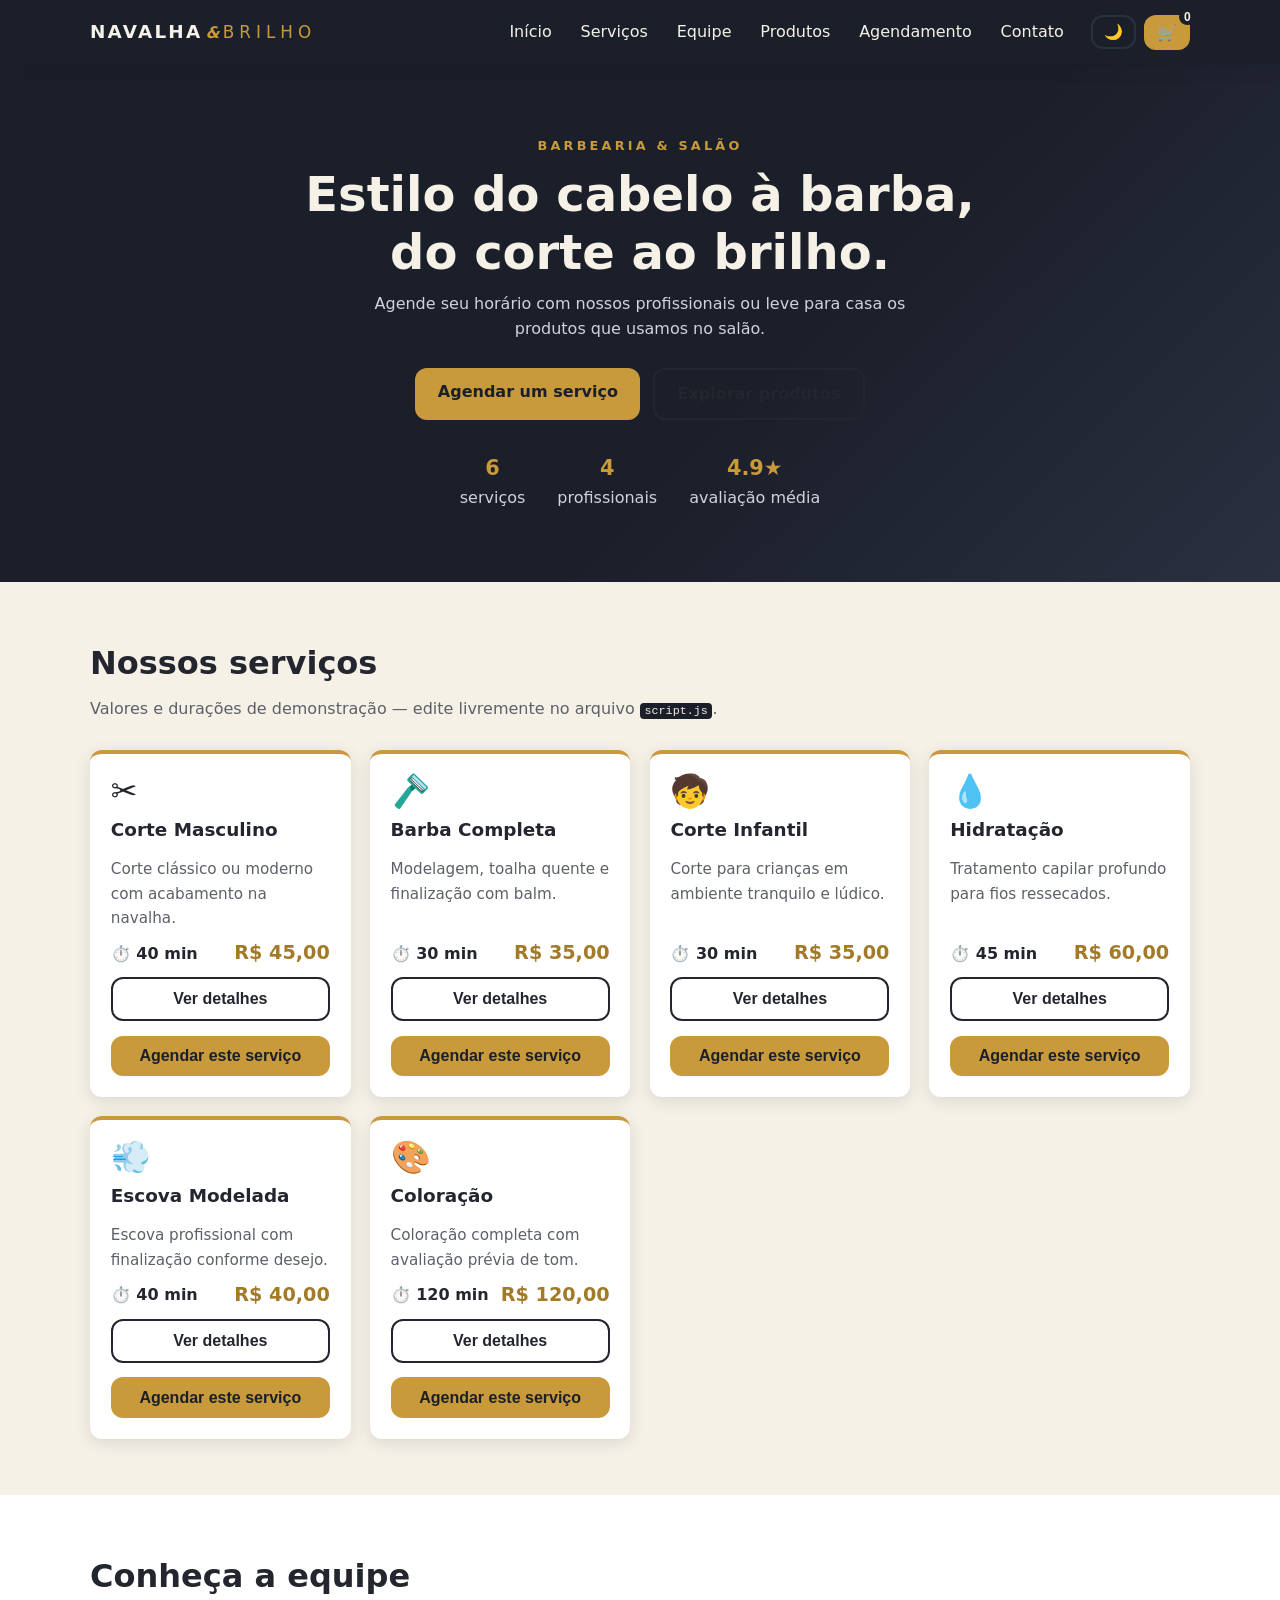
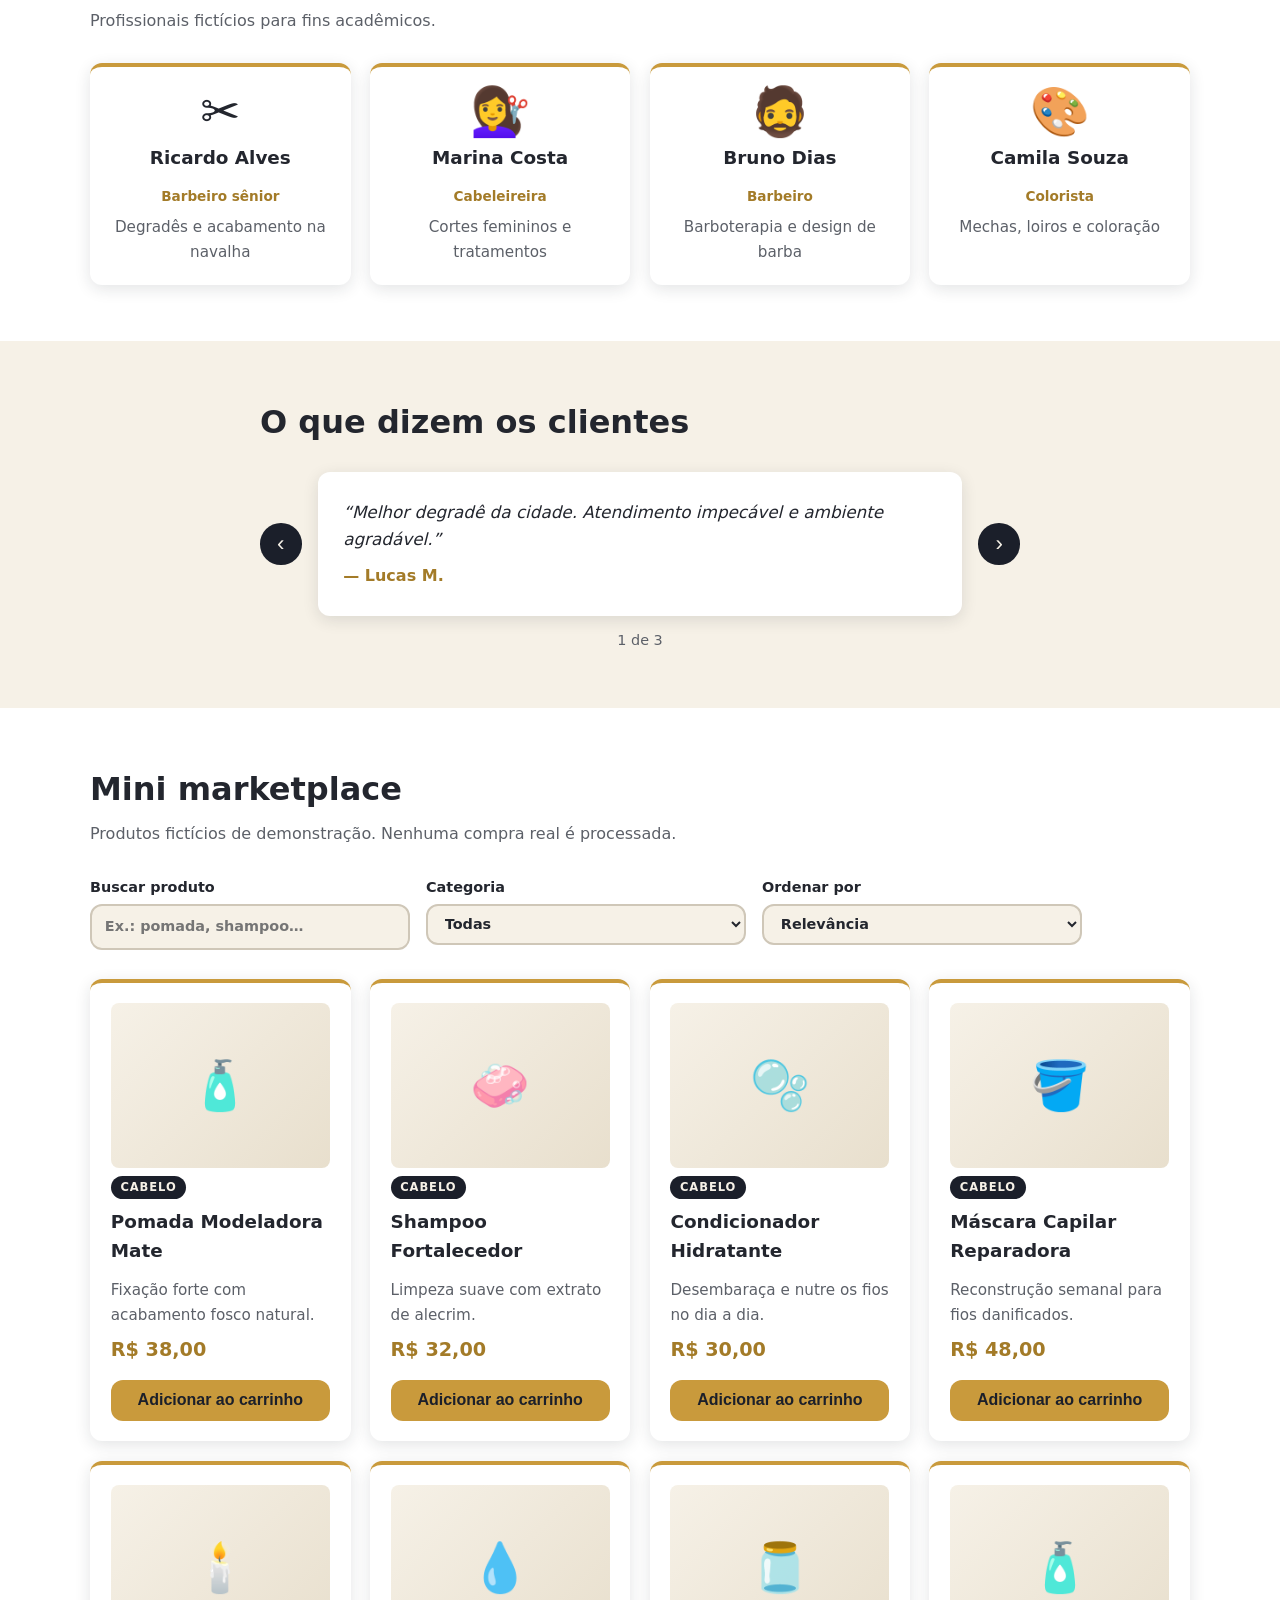
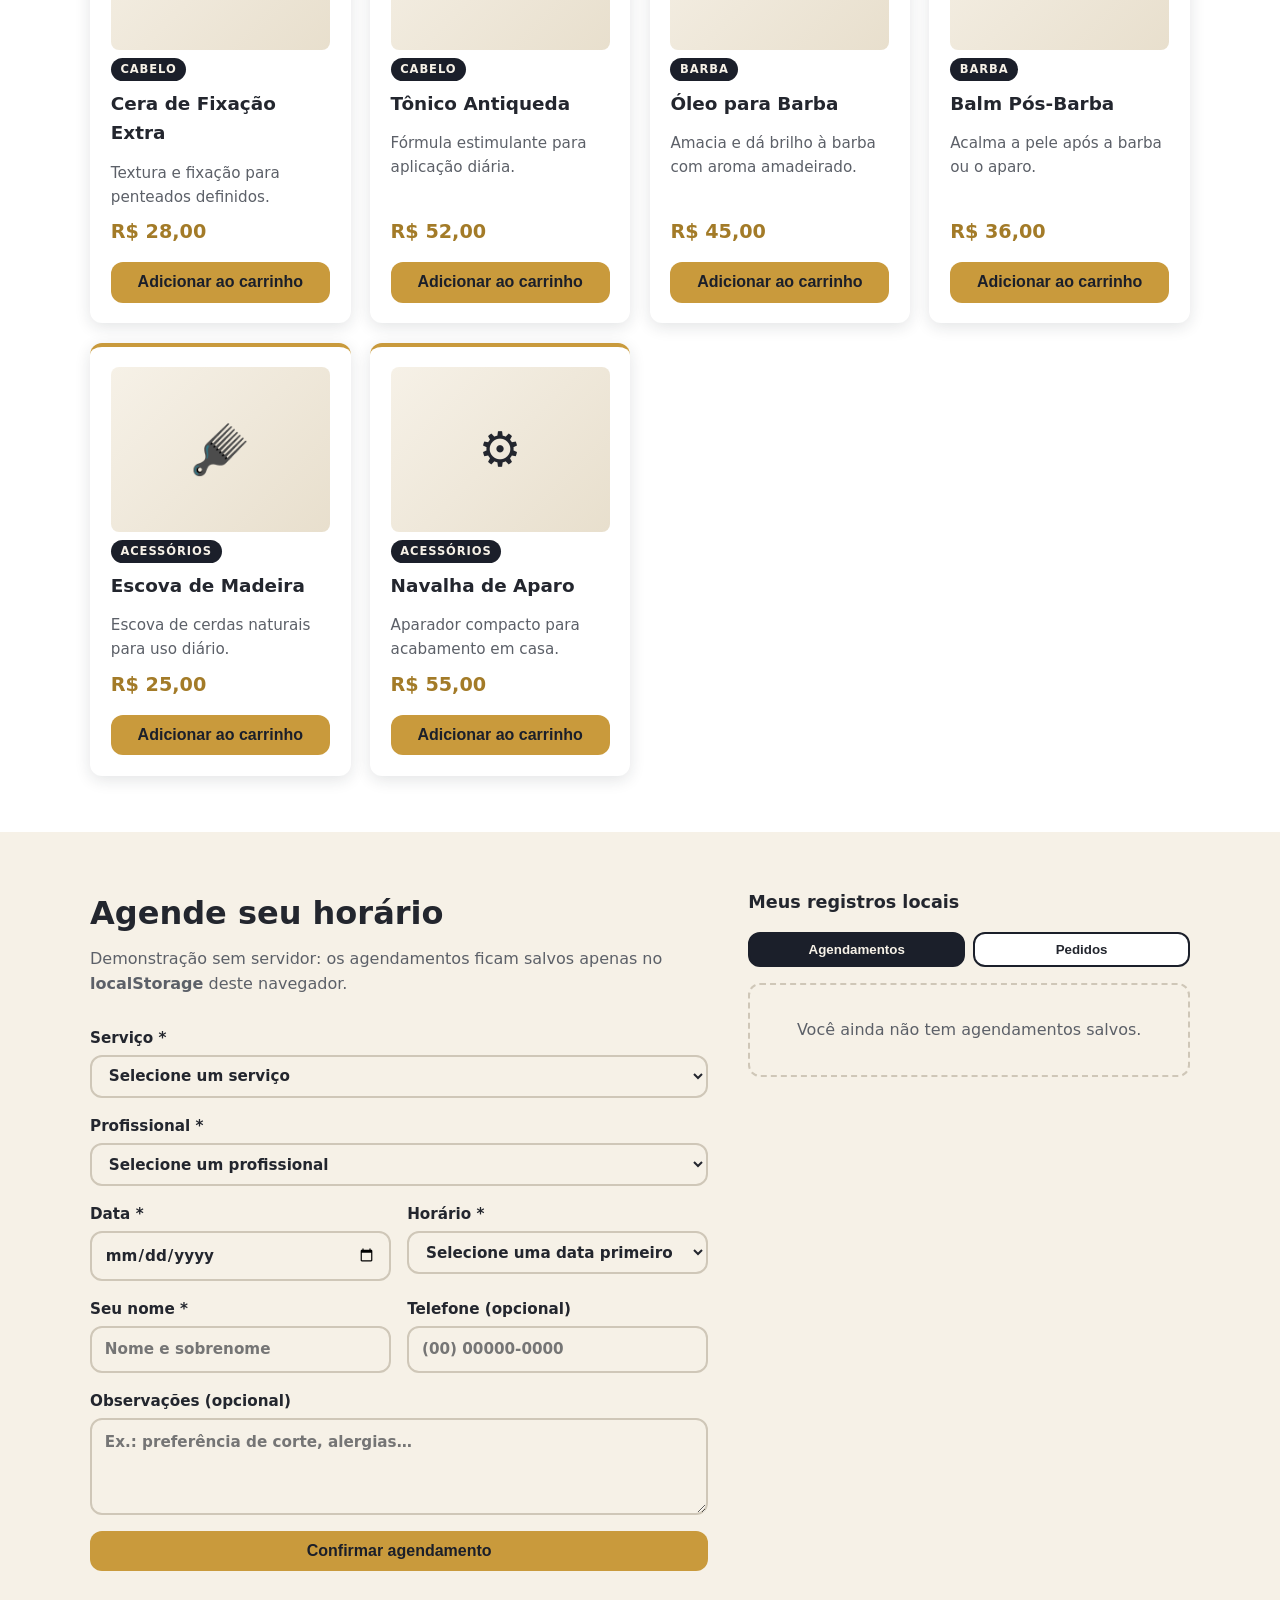
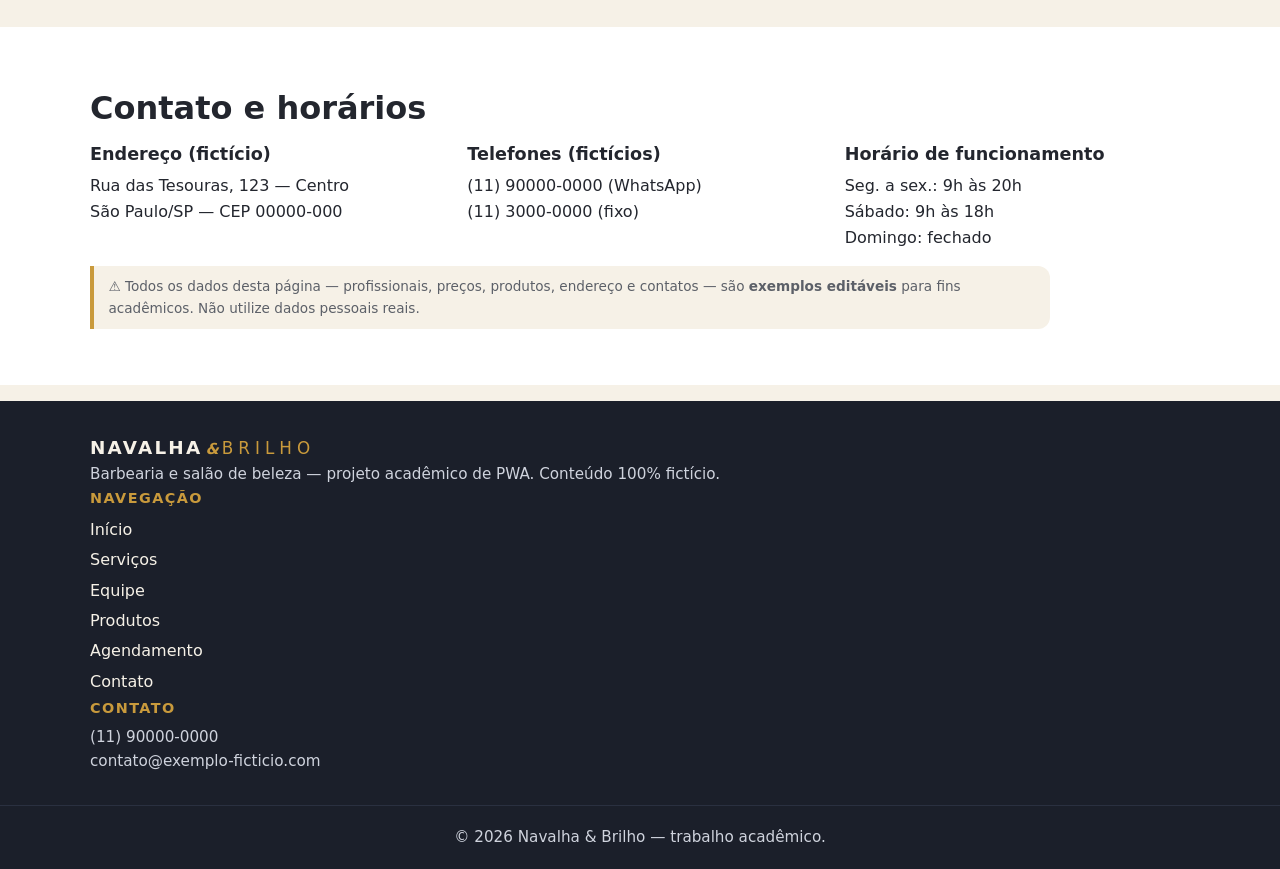
<file: index.html>
<!DOCTYPE html>
<html lang="pt-BR">
<head>
  <meta charset="UTF-8">
  <meta name="viewport" content="width=device-width, initial-scale=1.0">
  <meta name="description" content="Navalha & Brilho — barbearia e salão de beleza. Agende serviços e explore produtos. Projeto acadêmico de PWA.">
  <meta name="theme-color" content="#1b1f2a">
  <link rel="manifest" href="manifest.json">
  <link rel="stylesheet" href="style.css">
  <link rel="icon" href="icon-192.png">
  <title>Navalha &amp; Brilho — Barbearia e Salão</title>
</head>
<body>

  <div id="bannerConexao" class="banner-conexao" style="display:none" role="status">
    Você está offline. A navegação funciona com os dados em cache; novos agendamentos ficam salvos localmente.
  </div>

  <header class="cabecalho">
    <div class="container cabecalho-interno">
      <a href="#inicio" class="logo" aria-label="Navalha e Brilho, página inicial">
        <span class="logo-n1">NAVALHA</span><span class="logo-e">&amp;</span><span class="logo-n2">BRILHO</span>
      </a>
      <button id="btnMenu" class="btn-menu" aria-expanded="false" aria-controls="siteNav" aria-label="Abrir menu de navegação">☰</button>
      <nav id="siteNav" class="navegacao" aria-label="Navegação principal">
        <a href="#inicio">Início</a>
        <a href="#servicos">Serviços</a>
        <a href="#equipe">Equipe</a>
        <a href="#produtos">Produtos</a>
        <a href="#agendamento">Agendamento</a>
        <a href="#contato">Contato</a>
      </nav>
      <div class="acoes-cabecalho">
        <button id="btnInstalar" class="btn-instalar" style="display:none">📥 Instalar app</button>
        <button id="btnTema" class="btn-tema" aria-label="Alternar tema claro e escuro">🌙</button>
        <button id="btnCarrinho" class="btn-carrinho" aria-label="Abrir carrinho de compras">
          🛒 <span id="badgeCarrinho" class="badge-carrinho">0</span>
        </button>
      </div>
    </div>
  </header>

  <main>
    <section id="inicio" class="destaque">
      <div class="container">
        <p class="destaque-tag">Barbearia &amp; Salão</p>
        <h1>Estilo do cabelo à barba,<br>do corte ao brilho.</h1>
        <p class="destaque-texto">Agende seu horário com nossos profissionais ou leve para casa os produtos que usamos no salão.</p>
        <div class="destaque-acoes">
          <a href="#agendamento" class="btn btn-primario">Agendar um serviço</a>
          <a href="#produtos" class="btn btn-secundario">Explorar produtos</a>
        </div>
        <ul class="destaque-stats">
          <li><strong>6</strong> serviços</li>
          <li><strong>4</strong> profissionais</li>
          <li><strong>4.9★</strong> avaliação média</li>
        </ul>
      </div>
    </section>

    <section id="servicos" class="secao">
      <div class="container">
        <h2>Nossos serviços</h2>
        <p class="secao-sub">Valores e durações de demonstração — edite livremente no arquivo <code>script.js</code>.</p>
        <div id="listaServicos" class="grade grade-servicos"></div>
      </div>
    </section>

    <section id="equipe" class="secao secao-alt">
      <div class="container">
        <h2>Conheça a equipe</h2>
        <p class="secao-sub">Profissionais fictícios para fins acadêmicos.</p>
        <div id="listaEquipe" class="grade grade-equipe"></div>
      </div>
    </section>

    <section id="depoimentos" class="secao">
      <div class="container container-estreito">
        <h2>O que dizem os clientes</h2>
        <div class="carrossel">
          <button id="depoAnterior" class="btn-carrossel" aria-label="Depoimento anterior">‹</button>
          <div id="depoContainer" class="depo-conteudo" aria-live="polite"></div>
          <button id="depoProximo" class="btn-carrossel" aria-label="Próximo depoimento">›</button>
        </div>
        <p id="depoIndicador" class="depo-indicador"></p>
      </div>
    </section>

    <section id="produtos" class="secao secao-alt">
      <div class="container">
        <h2>Mini marketplace</h2>
        <p class="secao-sub">Produtos fictícios de demonstração. Nenhuma compra real é processada.</p>
        <div class="controles-produtos">
          <label class="rotulo-busca" for="buscaProduto">Buscar produto
            <input type="search" id="buscaProduto" placeholder="Ex.: pomada, shampoo…" autocomplete="off">
          </label>
          <label class="rotulo-busca" for="filtroCategoria">Categoria
            <select id="filtroCategoria">
              <option value="todos">Todas</option>
              <option value="cabelo">Cabelo</option>
              <option value="barba">Barba</option>
              <option value="acessorios">Acessórios</option>
            </select>
          </label>
          <label class="rotulo-busca" for="ordenarProdutos">Ordenar por
            <select id="ordenarProdutos">
              <option value="relevancia">Relevância</option>
              <option value="nome">Nome (A–Z)</option>
              <option value="preco-asc">Menor preço</option>
              <option value="preco-desc">Maior preço</option>
            </select>
          </label>
        </div>
        <div id="gradeProdutos" class="grade grade-produtos"></div>
        <p id="vazioProdutos" class="estado-vazio" style="display:none">Nenhum produto encontrado com esses filtros. Tente outro termo ou categoria.</p>
      </div>
    </section>

    <section id="agendamento" class="secao">
      <div class="container grade-agendamento">
        <div>
          <h2>Agende seu horário</h2>
          <p class="secao-sub">Demonstração sem servidor: os agendamentos ficam salvos apenas no <strong>localStorage</strong> deste navegador.</p>

          <form id="formAgendamento" novalidate>
            <p id="erroAgendamento" class="mensagem-erro" style="display:none" role="alert"></p>

            <label for="selServico">Serviço *
              <select id="selServico" required>
                <option value="">Selecione um serviço</option>
              </select>
            </label>

            <label for="selProfissional">Profissional *
              <select id="selProfissional" required>
                <option value="">Selecione um profissional</option>
              </select>
            </label>

            <div class="linha-form">
              <label for="inpData">Data *
                <input type="date" id="inpData" required>
              </label>
              <label for="selHorario">Horário *
                <select id="selHorario" required>
                  <option value="">Selecione uma data primeiro</option>
                </select>
              </label>
            </div>

            <div class="linha-form">
              <label for="inpNome">Seu nome *
                <input type="text" id="inpNome" maxlength="60" placeholder="Nome e sobrenome" required>
              </label>
              <label for="inpTelefone">Telefone (opcional)
                <input type="tel" id="inpTelefone" maxlength="20" placeholder="(00) 00000-0000">
              </label>
            </div>

            <label for="inpObs">Observações (opcional)
              <textarea id="inpObs" rows="3" maxlength="300" placeholder="Ex.: preferência de corte, alergias…"></textarea>
            </label>

            <p id="resumoAgendamento" class="resumo-agendamento" style="display:none"></p>
            <button type="submit" class="btn btn-primario">Confirmar agendamento</button>
          </form>

          <div id="confirmacaoAgendamento" class="caixa-confirmacao" style="display:none" role="status">
            <h3>✅ Agendamento registrado (demonstração)</h3>
            <p id="detalheAgendamento"></p>
            <p class="nota-demo">Este agendamento <strong>não foi enviado a nenhum servidor</strong> — está salvo apenas neste navegador.</p>
          </div>
        </div>

        <aside>
          <h3>Meus registros locais</h3>
          <div class="abas" role="tablist">
            <button id="tabAgendamentos" class="aba ativa" role="tab" aria-selected="true">Agendamentos</button>
            <button id="tabPedidos" class="aba" role="tab" aria-selected="false">Pedidos</button>
          </div>

          <div id="painelAgendamentos" role="tabpanel">
            <ul id="listaAgendamentos" class="lista-agendamentos"></ul>
            <p id="vazioAgendamentos" class="estado-vazio" style="display:none">Você ainda não tem agendamentos salvos.</p>
          </div>

          <div id="painelPedidos" role="tabpanel" style="display:none">
            <ul id="listaPedidos" class="lista-agendamentos"></ul>
            <p id="vazioPedidos" class="estado-vazio" style="display:none">Nenhum pedido simulado registrado.</p>
            <button id="btnLimparPedidos" class="btn-cancelar">Limpar histórico de pedidos</button>
          </div>
        </aside>
      </div>
    </section>

    <section id="contato" class="secao secao-alt">
      <div class="container">
        <h2>Contato e horários</h2>
        <div class="grade grade-contato">
          <div>
            <h3>Endereço (fictício)</h3>
            <p>Rua das Tesouras, 123 — Centro<br>São Paulo/SP — CEP 00000-000</p>
          </div>
          <div>
            <h3>Telefones (fictícios)</h3>
            <p>(11) 90000-0000 (WhatsApp)<br>(11) 3000-0000 (fixo)</p>
          </div>
          <div>
            <h3>Horário de funcionamento</h3>
            <p>Seg. a sex.: 9h às 20h<br>Sábado: 9h às 18h<br>Domingo: fechado</p>
          </div>
        </div>
        <p class="nota-demo">⚠️ Todos os dados desta página — profissionais, preços, produtos, endereço e contatos — são <strong>exemplos editáveis</strong> para fins acadêmicos. Não utilize dados pessoais reais.</p>
      </div>
    </section>
  </main>

  <footer class="rodape">
    <div class="container grade-rodape">
      <div>
        <p class="logo logo-rodape"><span class="logo-n1">NAVALHA</span><span class="logo-e">&amp;</span><span class="logo-n2">BRILHO</span></p>
        <p>Barbearia e salão de beleza — projeto acadêmico de PWA. Conteúdo 100% fictício.</p>
      </div>
      <nav aria-label="Links do rodapé">
        <h3>Navegação</h3>
        <a href="#inicio">Início</a>
        <a href="#servicos">Serviços</a>
        <a href="#equipe">Equipe</a>
        <a href="#produtos">Produtos</a>
        <a href="#agendamento">Agendamento</a>
        <a href="#contato">Contato</a>
      </nav>
      <div>
        <h3>Contato</h3>
        <p>(11) 90000-0000<br>contato@exemplo-ficticio.com</p>
      </div>
    </div>
    <p class="rodape-final">© <span id="anoAtual">2026</span> Navalha &amp; Brilho — trabalho acadêmico.</p>
  </footer>

  <!-- Todos os overlays começam com display:none INLINE — imunes a CSS em cache -->
  <aside id="painelCarrinho" class="painel-carrinho" aria-label="Carrinho de compras" style="display:none">
    <div class="painel-cabecalho">
      <h2>Seu carrinho</h2>
      <button id="fecharCarrinho" class="btn-fechar" aria-label="Fechar carrinho">✕</button>
    </div>
    <ul id="itensCarrinho" class="itens-carrinho"></ul>
    <p id="vazioCarrinho" class="estado-vazio">Seu carrinho está vazio. Explore os produtos!</p>
    <div class="painel-rodape">
      <div class="linha-cupom">
        <label class="rotulo-cupom" for="inpCupom">Cupom
          <input type="text" id="inpCupom" placeholder="Ex.: BEMVINDO10" autocomplete="off">
        </label>
        <button id="btnCupom" class="btn btn-secundario btn-cupom">Aplicar</button>
      </div>
      <p id="linhaCupom" class="linha-cupom-info" style="display:none"></p>
      <p class="subtotal">Subtotal: <strong id="subtotal">R$ 0,00</strong></p>
      <p class="subtotal" id="linhaDesconto" style="display:none">Desconto: <strong id="valorDesconto" class="valor-desconto"></strong></p>
      <p class="subtotal total">Total: <strong id="valorTotal">R$ 0,00</strong></p>
      <div class="painel-acoes">
        <button id="btnLimparCarrinho" class="btn btn-secundario">Limpar carrinho</button>
        <button id="btnFinalizar" class="btn btn-primario">Finalizar pedido</button>
      </div>
    </div>
  </aside>

  <div id="modalPedido" class="modal" role="dialog" aria-modal="true" aria-labelledby="tituloModal" style="display:none">
    <div class="modal-caixa">
      <h2 id="tituloModal">Pedido registrado (demonstração)</h2>
      <p>Pedido simulado <strong id="codigoPedido">PED-0000</strong> criado localmente.</p>
      <p id="resumoPedido"></p>
      <p class="nota-demo">Este é um fluxo demonstrativo: <strong>nenhuma compra foi processada e nenhum pagamento foi feito</strong>.</p>
      <button id="fecharModal" class="btn btn-primario">Entendi</button>
    </div>
  </div>

  <div id="modalServico" class="modal" role="dialog" aria-modal="true" aria-labelledby="tituloModalServico" style="display:none">
    <div class="modal-caixa">
      <h2 id="tituloModalServico"></h2>
      <div id="corpoModalServico"></div>
      <button id="fecharModalServico" class="btn btn-primario">Fechar</button>
    </div>
  </div>

  <div id="toast" class="toast" role="status" aria-live="polite" style="display:none"></div>

  <script src="script.js"></script>
</body>
</html>
</file>
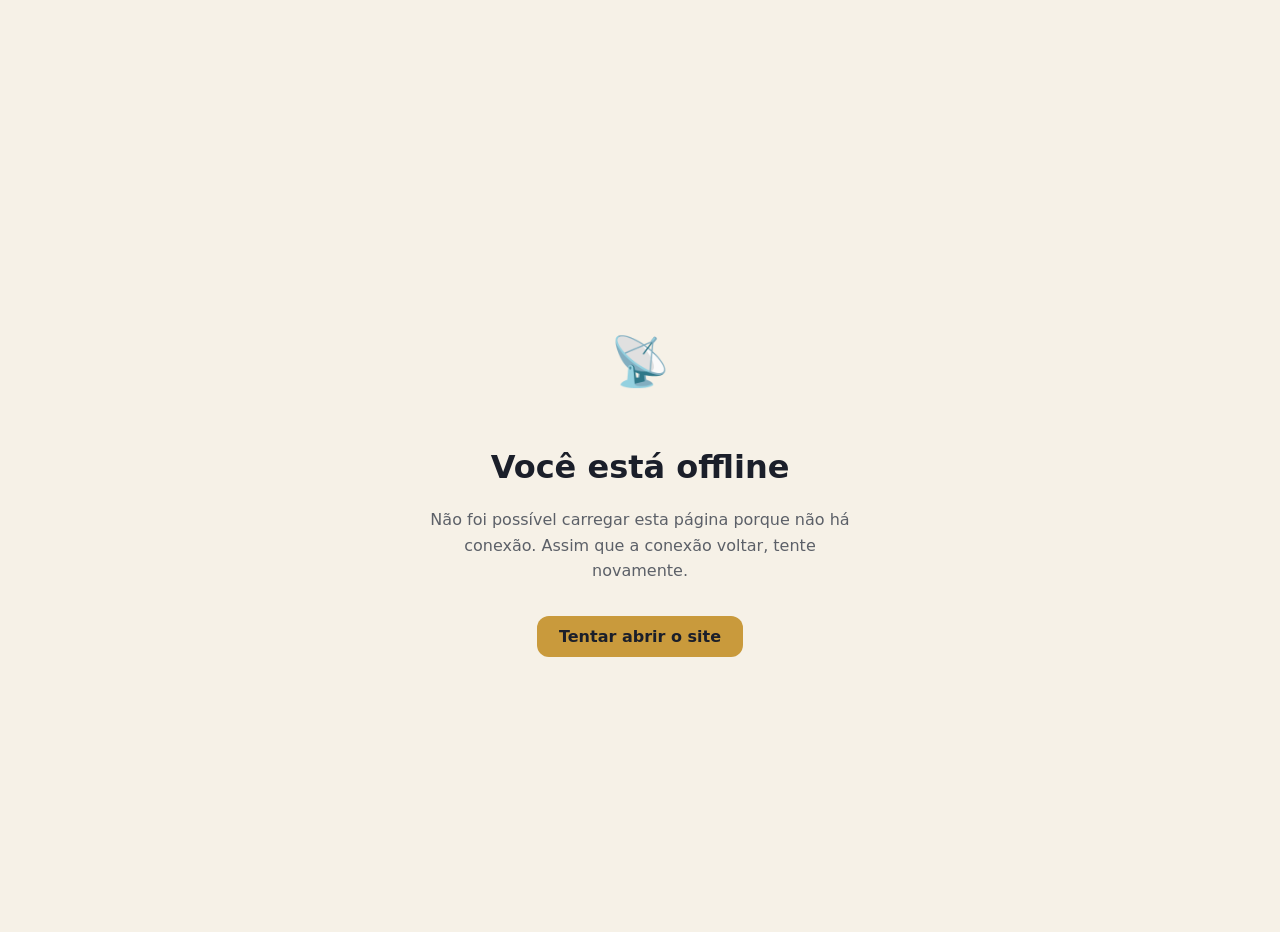
<file: offline.html>
<!DOCTYPE html>
<html lang="pt-BR">
<head>
  <meta charset="UTF-8">
  <meta name="viewport" content="width=device-width, initial-scale=1.0">
  <meta name="theme-color" content="#1b1f2a">
  <title>Sem conexão — Navalha &amp; Brilho</title>
  <style>
    body { font-family: system-ui, sans-serif; background: #f6f1e7; color: #23262e;
      min-height: 100vh; margin: 0; display: flex; align-items: center; justify-content: center;
      text-align: center; padding: 1rem; }
    .caixa { max-width: 28rem; }
    h1 { color: #1b1f2a; }
    p { color: #5c6068; line-height: 1.6; }
    a { display: inline-block; margin-top: 1rem; background: #c99a3c; color: #1b1f2a;
      font-weight: 700; padding: 0.7rem 1.4rem; border-radius: 12px; text-decoration: none; }
    a:hover { background: #a37b28; }
  </style>
</head>
<body>
  <main class="caixa">
    <p style="font-size: 3rem" aria-hidden="true">📡</p>
    <h1>Você está offline</h1>
    <p>Não foi possível carregar esta página porque não há conexão. Assim que a conexão voltar, tente novamente.</p>
    <a href="./index.html">Tentar abrir o site</a>
  </main>
</body>
</html>
</file>
<file: style.css>
/* ===== Navalha & Brilho — tema: grafite + dourado + creme ===== */
:root {
  --grafite: #1b1f2a;
  --grafite-claro: #2a3040;
  --dourado: #c99a3c;
  --dourado-escuro: #a37b28;
  --creme: #f6f1e7;
  --branco: #ffffff;
  --texto: #23262e;
  --texto-suave: #5c6068;
  --erro: #b3261e;
  --sucesso: #1e6b3a;
  --raio: 12px;
  --sombra: 0 4px 16px rgba(27, 31, 42, 0.12);
}

body.tema-escuro {
  --creme: #12151d;
  --branco: #1b1f2a;
  --texto: #e8e6e1;
  --texto-suave: #a5a9b3;
  --sombra: 0 4px 16px rgba(0, 0, 0, 0.45);
  --erro: #ff8a80;
  --sucesso: #7ddba3;
}

* { margin: 0; padding: 0; box-sizing: border-box; }
[hidden] { display: none !important; }

html { scroll-behavior: smooth; }

body {
  font-family: system-ui, -apple-system, "Segoe UI", Roboto, sans-serif;
  color: var(--texto);
  background: var(--creme);
  line-height: 1.6;
}

img { max-width: 100%; display: block; }

:focus-visible {
  outline: 3px solid var(--dourado);
  outline-offset: 2px;
  border-radius: 4px;
}

.container { width: min(1100px, 92%); margin-inline: auto; }
.container-estreito { width: min(760px, 92%); margin-inline: auto; }

h2 { font-size: clamp(1.5rem, 4vw, 2rem); margin-bottom: 0.4rem; }
h3 { font-size: 1.1rem; margin-bottom: 0.3rem; }

code { background: var(--grafite); color: var(--creme); padding: 0.1em 0.4em; border-radius: 4px; font-size: 0.9em; }

.banner-conexao {
  background: #4a1d1a; color: #ffd7d3;
  text-align: center; padding: 0.55rem 1rem; font-size: 0.9rem; font-weight: 600;
}

.cabecalho {
  position: sticky; top: 0; z-index: 50;
  background: var(--grafite); color: var(--creme);
  box-shadow: var(--sombra);
}
.cabecalho-interno { display: flex; align-items: center; gap: 1rem; min-height: 64px; flex-wrap: wrap; }
.logo { text-decoration: none; display: flex; align-items: baseline; gap: 0.2em; }
.logo-n1 { font-weight: 800; letter-spacing: 0.12em; color: var(--creme); font-size: 1.15rem; }
.logo-e { color: var(--dourado); font-weight: 700; font-style: italic; }
.logo-n2 { font-weight: 300; letter-spacing: 0.3em; color: var(--dourado); font-size: 1.05rem; }

.btn-menu {
  display: none;
  background: none; border: 2px solid var(--dourado); color: var(--creme);
  font-size: 1.3rem; border-radius: var(--raio); padding: 0.2rem 0.6rem; cursor: pointer;
}

.navegacao { display: flex; gap: 0.4rem; margin-left: auto; }
.navegacao a {
  color: var(--creme); text-decoration: none; padding: 0.45rem 0.7rem;
  border-radius: var(--raio); font-weight: 500; transition: background 0.2s;
}
.navegacao a:hover, .navegacao a:focus-visible { background: var(--grafite-claro); }

.acoes-cabecalho { display: flex; align-items: center; gap: 0.5rem; }
.btn-tema, .btn-instalar {
  background: none; border: 2px solid var(--grafite-claro); color: var(--creme);
  border-radius: var(--raio); padding: 0.4rem 0.7rem; cursor: pointer; font-size: 0.95rem;
}
.btn-tema:hover, .btn-instalar:hover { border-color: var(--dourado); }
.btn-instalar { font-weight: 700; }

.btn-carrinho {
  background: var(--dourado); color: var(--grafite); border: none;
  font-size: 1rem; font-weight: 700; padding: 0.5rem 0.8rem;
  border-radius: var(--raio); cursor: pointer; position: relative;
}
.btn-carrinho:hover { background: var(--dourado-escuro); }
.badge-carrinho {
  background: var(--grafite); color: var(--creme);
  border-radius: 50%; font-size: 0.75rem; padding: 0.1em 0.45em;
  position: absolute; top: -6px; right: -6px;
}

.destaque {
  background: linear-gradient(135deg, var(--grafite) 60%, var(--grafite-claro));
  color: var(--creme); padding: 4.5rem 0; text-align: center;
}
.destaque-tag { color: var(--dourado); letter-spacing: 0.25em; text-transform: uppercase; font-size: 0.8rem; font-weight: 700; }
.destaque h1 { font-size: clamp(1.8rem, 5vw, 3rem); margin: 0.6rem 0; line-height: 1.2; }
.destaque-texto { max-width: 34rem; margin: 0 auto 1.6rem; color: #cfd3dd; }
.destaque-acoes { display: flex; gap: 0.8rem; justify-content: center; flex-wrap: wrap; }
.destaque-stats { list-style: none; display: flex; gap: 2rem; justify-content: center; margin-top: 2rem; color: #cfd3dd; flex-wrap: wrap; }
.destaque-stats strong { color: var(--dourado); font-size: 1.3rem; display: block; }

.btn {
  display: inline-block; border: none; cursor: pointer;
  padding: 0.7rem 1.4rem; border-radius: var(--raio);
  font-weight: 700; font-size: 1rem; text-decoration: none; text-align: center;
  transition: transform 0.15s, background 0.2s;
}
.btn:active { transform: scale(0.97); }
.btn:disabled { opacity: 0.5; cursor: not-allowed; }
.btn-primario { background: var(--dourado); color: var(--grafite); }
.btn-primario:hover:not(:disabled) { background: var(--dourado-escuro); color: var(--creme); }
.btn-secundario { background: transparent; color: var(--texto); border: 2px solid var(--texto); }
.btn-secundario:hover:not(:disabled) { background: var(--texto); color: var(--creme); }

.secao { padding: 3.5rem 0; }
.secao-alt { background: var(--branco); }
.secao-sub { color: var(--texto-suave); margin-bottom: 1.8rem; max-width: 44rem; }

.grade { display: grid; gap: 1.2rem; }
.grade-servicos { grid-template-columns: repeat(auto-fill, minmax(250px, 1fr)); }
.grade-produtos { grid-template-columns: repeat(auto-fill, minmax(230px, 1fr)); }
.grade-equipe { grid-template-columns: repeat(auto-fill, minmax(220px, 1fr)); }
.grade-contato { grid-template-columns: repeat(auto-fit, minmax(220px, 1fr)); gap: 2rem; }
.grade-rodape { grid-template-columns: repeat(auto-fit, minmax(200px, 1fr)); gap: 2rem; padding: 2rem 0 1rem; }

.card {
  background: var(--branco); border-radius: var(--raio);
  padding: 1.3rem; box-shadow: var(--sombra);
  display: flex; flex-direction: column; gap: 0.5rem;
  border-top: 4px solid var(--dourado);
}
.card-emoji { font-size: 2rem; line-height: 1; }
.card-nome { font-size: 1.15rem; font-weight: 700; }
.card-desc { color: var(--texto-suave); font-size: 0.95rem; flex-grow: 1; }
.card-meta { display: flex; justify-content: space-between; align-items: center; font-weight: 700; }
.card-preco { color: var(--dourado-escuro); font-size: 1.2rem; }
.card .btn { margin-top: 0.4rem; }
.card .btn-secundario { margin-top: 0; }

.card-imagem {
  display: flex; align-items: center; justify-content: center;
  aspect-ratio: 4 / 3; border-radius: 8px;
  background: linear-gradient(135deg, var(--creme), #e8dfcd);
  font-size: 3rem;
}

.card-categoria {
  align-self: flex-start; font-size: 0.72rem; font-weight: 700;
  text-transform: uppercase; letter-spacing: 0.08em;
  background: var(--grafite); color: var(--creme);
  padding: 0.15rem 0.6rem; border-radius: 99px;
}

.card-equipe { text-align: center; align-items: center; }
.card-equipe .card-emoji { font-size: 3rem; }
.card-especialidade { font-size: 0.85rem; color: var(--dourado-escuro); font-weight: 600; }

.carrossel { display: flex; align-items: center; gap: 1rem; margin-top: 1.5rem; }
.depo-conteudo {
  flex: 1; background: var(--branco); border-radius: var(--raio);
  padding: 1.6rem; box-shadow: var(--sombra); min-height: 9rem;
  display: flex; flex-direction: column; gap: 0.6rem; justify-content: center;
}
.depo-texto { font-style: italic; font-size: 1.05rem; }
.depo-autor { font-weight: 700; color: var(--dourado-escuro); }
.btn-carrossel {
  background: var(--grafite); color: var(--creme); border: none;
  width: 2.6rem; height: 2.6rem; border-radius: 50%;
  font-size: 1.4rem; cursor: pointer; flex-shrink: 0;
}
.btn-carrossel:hover { background: var(--dourado-escuro); }
.depo-indicador { text-align: center; margin-top: 0.8rem; color: var(--texto-suave); font-size: 0.9rem; }

.controles-produtos { display: flex; gap: 1rem; flex-wrap: wrap; margin-bottom: 1.8rem; }
.rotulo-busca { display: flex; flex-direction: column; gap: 0.3rem; font-weight: 600; font-size: 0.9rem; flex: 1 1 200px; max-width: 320px; }

input, select, textarea {
  font: inherit; padding: 0.6rem 0.8rem;
  border: 2px solid #cfc7b8; border-radius: var(--raio);
  background: var(--creme); color: var(--texto); width: 100%;
}
body.tema-escuro input, body.tema-escuro select, body.tema-escuro textarea { background: var(--grafite-claro); border-color: var(--grafite-claro); }
input:focus, select:focus, textarea:focus { border-color: var(--dourado); outline: none; }
textarea { resize: vertical; }

.campo-invalido { border-color: var(--erro) !important; }

.grade-agendamento { display: grid; gap: 2.5rem; grid-template-columns: 1fr; }
@media (min-width: 900px) { .grade-agendamento { grid-template-columns: 1.4fr 1fr; } }

#formAgendamento { display: flex; flex-direction: column; gap: 1rem; }
#formAgendamento label { display: flex; flex-direction: column; gap: 0.3rem; font-weight: 600; font-size: 0.95rem; }
.linha-form { display: grid; gap: 1rem; grid-template-columns: 1fr 1fr; }
@media (max-width: 560px) { .linha-form { grid-template-columns: 1fr; } }

.resumo-agendamento {
  background: var(--branco); border: 2px dashed var(--dourado);
  border-radius: var(--raio); padding: 0.7rem 1rem; font-size: 0.95rem;
}

.mensagem-erro {
  background: rgba(179, 38, 30, 0.1); color: var(--erro); border: 2px solid var(--erro);
  border-radius: var(--raio); padding: 0.7rem 1rem; font-weight: 600;
}

.caixa-confirmacao {
  margin-top: 1.5rem; background: rgba(30, 107, 58, 0.12); color: var(--sucesso);
  border: 2px solid var(--sucesso); border-radius: var(--raio); padding: 1.2rem 1.4rem;
}
.caixa-confirmacao h3 { color: var(--sucesso); }

.nota-demo {
  margin-top: 1rem; font-size: 0.85rem; color: var(--texto-suave);
  background: var(--creme); border-left: 4px solid var(--dourado);
  padding: 0.6rem 0.9rem; border-radius: 0 var(--raio) var(--raio) 0;
}
.secao .nota-demo { max-width: 60rem; }

.abas { display: flex; gap: 0.5rem; margin: 1rem 0; }
.aba {
  flex: 1; background: var(--branco); border: 2px solid var(--grafite);
  color: var(--texto); font-weight: 700; padding: 0.5rem;
  border-radius: var(--raio); cursor: pointer;
}
.aba.ativa { background: var(--grafite); color: var(--creme); }

.lista-agendamentos { list-style: none; display: flex; flex-direction: column; gap: 0.8rem; }
.lista-agendamentos li {
  background: var(--branco); border-radius: var(--raio); padding: 0.9rem 1.1rem;
  box-shadow: var(--sombra); display: flex; flex-direction: column; gap: 0.3rem;
  border-left: 4px solid var(--dourado);
}
.agendamento-codigo { font-size: 0.78rem; font-weight: 700; color: var(--dourado-escuro); letter-spacing: 0.06em; }
.btn-cancelar {
  align-self: flex-start; margin-top: 0.3rem;
  background: none; border: 2px solid var(--erro); color: var(--erro);
  padding: 0.3rem 0.8rem; border-radius: var(--raio); font-weight: 700; cursor: pointer; font-size: 0.85rem;
}
.btn-cancelar:hover { background: var(--erro); color: var(--branco); }
.btn-cancelar:disabled { opacity: 0.4; cursor: not-allowed; }

.estado-vazio {
  text-align: center; color: var(--texto-suave);
  padding: 2rem; border: 2px dashed #cfc7b8; border-radius: var(--raio);
}

.toast {
  position: fixed; bottom: 1.2rem; left: 50%; transform: translateX(-50%);
  background: var(--grafite); color: var(--creme);
  padding: 0.8rem 1.4rem; border-radius: var(--raio);
  box-shadow: var(--sombra); z-index: 100; font-weight: 600;
  max-width: 90vw; text-align: center;
}

.painel-carrinho {
  position: fixed; top: 0; right: 0; height: 100dvh; width: min(440px, 100vw);
  background: var(--branco); z-index: 90; box-shadow: -6px 0 24px rgba(0,0,0,0.25);
  flex-direction: column; padding: 1.2rem;
}
.painel-cabecalho { display: flex; justify-content: space-between; align-items: center; margin-bottom: 1rem; }
.btn-fechar {
  background: none; border: 2px solid var(--texto); border-radius: 50%;
  width: 2.2rem; height: 2.2rem; font-size: 1rem; cursor: pointer; color: var(--texto);
}
.btn-fechar:hover { background: var(--texto); color: var(--creme); }

.itens-carrinho { list-style: none; flex-grow: 1; overflow-y: auto; display: flex; flex-direction: column; gap: 0.8rem; }
.itens-carrinho li {
  display: grid; grid-template-columns: 1fr auto; gap: 0.4rem 0.6rem;
  border-bottom: 1px solid #e6e0d3; padding-bottom: 0.8rem;
}
.item-nome { font-weight: 700; }
.item-preco-unit { color: var(--texto-suave); font-size: 0.85rem; grid-column: 1; }
.item-controles { display: flex; align-items: center; gap: 0.4rem; grid-row: 1 / span 2; grid-column: 2; }
.btn-qtd {
  width: 1.9rem; height: 1.9rem; border-radius: 50%;
  border: 2px solid var(--texto); background: none; color: var(--texto);
  font-weight: 700; cursor: pointer; font-size: 1rem; line-height: 1;
}
.btn-qtd:hover { background: var(--texto); color: var(--creme); }
.item-qtd { min-width: 1.4rem; text-align: center; font-weight: 700; }
.item-subtotal { font-weight: 700; grid-column: 1; }
.btn-remover {
  background: none; border: none; color: var(--erro); cursor: pointer;
  font-size: 0.8rem; text-decoration: underline; padding: 0; grid-column: 2; justify-self: end;
}

.linha-cupom { display: flex; gap: 0.5rem; align-items: flex-end; margin: 0.8rem 0 0.4rem; }
.rotulo-cupom { flex: 1; display: flex; flex-direction: column; gap: 0.25rem; font-weight: 600; font-size: 0.85rem; }
.btn-cupom { padding: 0.55rem 0.9rem; }
.linha-cupom-info { font-size: 0.9rem; color: var(--sucesso); font-weight: 600; }

.painel-rodape { border-top: 2px solid var(--texto); padding-top: 1rem; margin-top: 1rem; }
.subtotal { font-size: 1.05rem; }
.total { font-size: 1.2rem; margin-bottom: 0.8rem; }
.valor-desconto { color: var(--sucesso); }
.painel-acoes { display: flex; gap: 0.6rem; flex-wrap: wrap; }
.painel-acoes .btn { flex: 1 1 150px; }

.modal {
  position: fixed; inset: 0; background: rgba(27, 31, 42, 0.6);
  align-items: center; justify-content: center; z-index: 110; padding: 1rem;
}
.modal-caixa {
  background: var(--branco); color: var(--texto); border-radius: var(--raio); padding: 2rem;
  max-width: 28rem; box-shadow: var(--sombra); max-height: 85dvh; overflow-y: auto;
  display: flex; flex-direction: column; gap: 0.8rem;
}
.modal-caixa .btn { align-self: center; }

.rodape { background: var(--grafite); color: var(--creme); margin-top: 1rem; }
.rodape h3 { color: var(--dourado); font-size: 0.9rem; text-transform: uppercase; letter-spacing: 0.1em; }
.rodape a { color: var(--creme); text-decoration: none; display: block; padding: 0.15rem 0; }
.rodape a:hover { color: var(--dourado); }
.rodape p { color: #cfd3dd; font-size: 0.95rem; }
.rodape-final { text-align: center; padding: 1.2rem 0; font-size: 0.85rem; color: #9aa0ad; border-top: 1px solid var(--grafite-claro); margin-top: 1rem; }

@media (max-width: 760px) {
  .btn-menu { display: block; order: 3; }
  .acoes-cabecalho { margin-left: auto; order: 2; }
  .navegacao { display: none; order: 4; width: 100%; flex-direction: column; padding-bottom: 0.8rem; }
  .navegacao.aberto { display: flex; }
}
</file>
